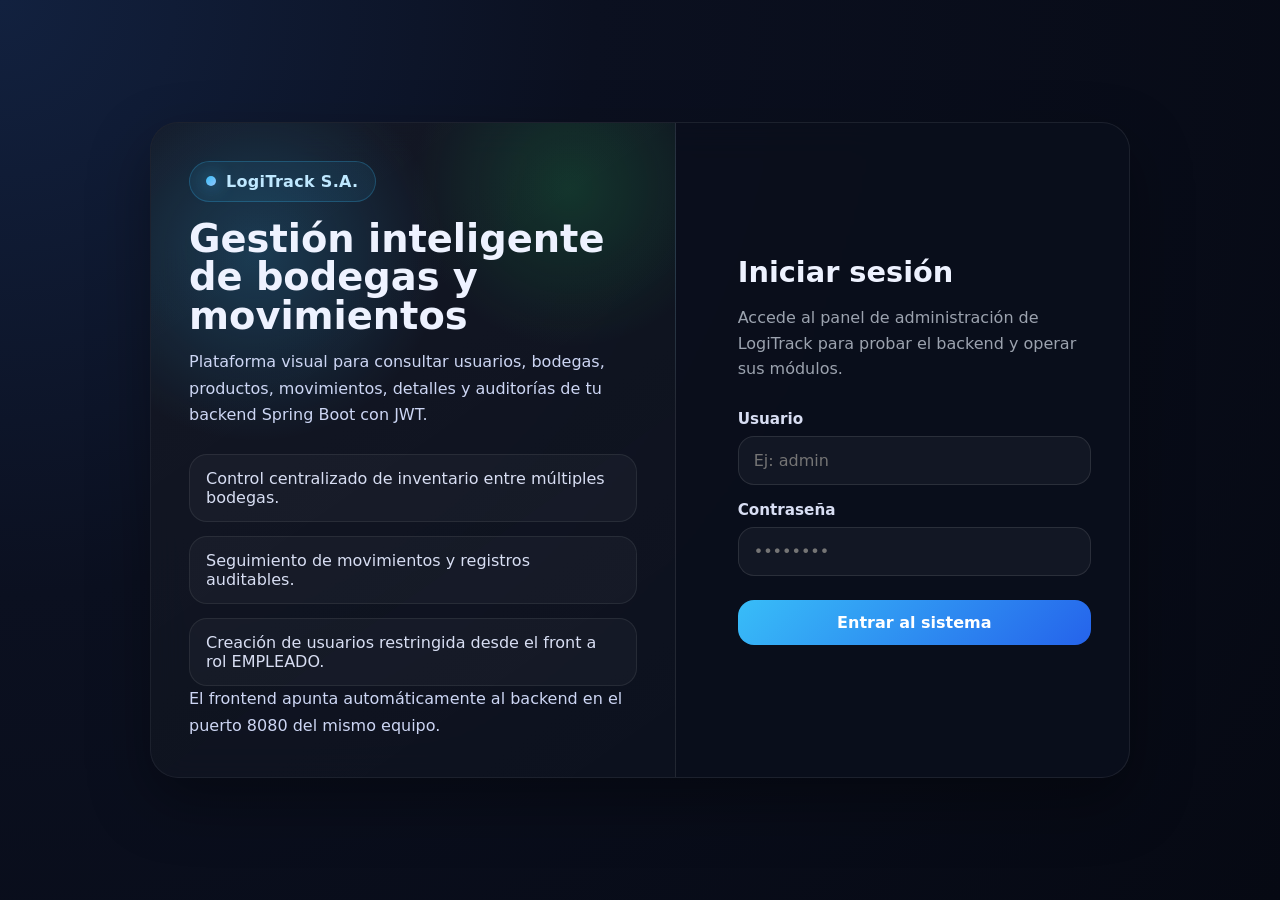
<file: Frontend_proyecto/index.html>
<!DOCTYPE html>
<html lang="es">
<head>
  <meta charset="UTF-8" />
  <meta name="viewport" content="width=device-width, initial-scale=1.0" />
  <title>LogiTrack | Gestión de Bodegas</title>
  <link rel="stylesheet" href="style.css" />
</head>
<body>
  <div id="loginView" class="login-shell">
    <div class="login-card">
      <div class="login-brand">
        <div>
          <span class="brand-badge">LogiTrack S.A.</span>
          <h1>Gestión inteligente de bodegas y movimientos</h1>
          <p>
            Plataforma visual para consultar usuarios, bodegas, productos, movimientos,
            detalles y auditorías de tu backend Spring Boot con JWT.
          </p>
          <div class="brand-grid">
            <div class="brand-pill">Control centralizado de inventario entre múltiples bodegas.</div>
            <div class="brand-pill">Seguimiento de movimientos y registros auditables.</div>
            <div class="brand-pill">Creación de usuarios restringida desde el front a rol EMPLEADO.</div>
          </div>
        </div>
        <p class="muted">El frontend apunta automáticamente al backend en el puerto 8080 del mismo equipo.</p>
      </div>

      <div class="login-form-wrap">
        <form id="loginForm" class="login-form">
          <h2>Iniciar sesión</h2>
          <p class="subtitle">Accede al panel de administración de LogiTrack para probar el backend y operar sus módulos.</p>

          <div class="field-grid">
            <div class="field">
              <label for="username">Usuario</label>
              <input id="username" name="username" type="text" placeholder="Ej: admin" required />
            </div>
            <div class="field">
              <label for="password">Contraseña</label>
              <input id="password" name="password" type="password" placeholder="••••••••" required />
            </div>
          </div>

          <div class="auth-actions">
            <button class="btn btn-primary" type="submit">Entrar al sistema</button>
          </div>
        </form>
      </div>
    </div>
  </div>

  <div id="appView" class="app-shell hidden">
    <aside class="sidebar">
      <div class="logo-box">
        <span class="brand-badge">LogiTrack</span>
        <h2>Panel de control</h2>
        <p>Gestión de bodegas, productos, movimientos y auditorías del backend.</p>
      </div>

      <nav class="nav-list" id="navList"></nav>

      <div class="sidebar-footer">
        <strong id="sessionUser">Sesión activa</strong>
        <p id="sessionInfo">Token JWT listo para consumir las rutas seguras.</p>
      </div>
    </aside>

    <main class="main">
      <div class="topbar">
        <div>
          <h1 id="pageTitle">Resumen general</h1>
          <p id="pageSubtitle">Vista principal del sistema LogiTrack.</p>
        </div>
        <div class="topbar-right">
          <span class="chip" id="connectionChip">Backend: 8080</span>
          <button class="btn btn-secondary" id="refreshBtn" type="button">Recargar</button>
          <button class="btn btn-danger" id="logoutBtn" type="button">Cerrar sesión</button>
        </div>
      </div>

      <section id="dashboardSection">
        <div class="dashboard-grid" id="metricsGrid"></div>
        <div class="panel section-card">
          <div class="section-head">
            <div>
              <h2>Estado del sistema</h2>
              <p>Resumen visual del backend actual y acceso rápido a cada módulo.</p>
            </div>
          </div>
          <div id="overviewBox" class="empty-state">Cargando información general...</div>
        </div>
      </section>

      <section id="dataSection" class="panel section-card hidden">
        <div class="section-head">
          <div>
            <h2 id="sectionTitle">Módulo</h2>
            <p id="sectionDescription">Operaciones disponibles del backend.</p>
          </div>
          <button class="btn btn-success" id="addBtn" type="button">Nuevo registro</button>
        </div>

        <div class="toolbar">
          <div class="search-box">
            <input id="searchInput" type="text" placeholder="Buscar por cualquier campo visible..." />
          </div>
          <button class="btn btn-secondary" id="clearSearchBtn" type="button">Limpiar</button>
        </div>

        <div id="tableContainer"></div>
      </section>
    </main>
  </div>

  <div id="modalRoot"></div>
  <div id="toastRoot" class="toast-wrap"></div>

  <script src="app.js"></script>
</body>
</html>
</file>
<file: Frontend_proyecto/style.css>
:root {
      --bg: #0b1020;
      --panel: rgba(17, 24, 39, 0.82);
      --panel-strong: #111827;
      --soft: #1f2937;
      --line: rgba(255,255,255,0.08);
      --text: #eef2ff;
      --muted: #9ca3af;
      --accent: #38bdf8;
      --accent-2: #22c55e;
      --danger: #f87171;
      --warning: #fbbf24;
      --shadow: 0 24px 60px rgba(0,0,0,.35);
      --radius: 24px;
      --radius-sm: 14px;
    }

    * { box-sizing: border-box; }
    html, body { margin: 0; min-height: 100%; font-family: Inter, ui-sans-serif, system-ui, -apple-system, BlinkMacSystemFont, "Segoe UI", sans-serif; background: radial-gradient(circle at top left, #12213f 0%, #0b1020 38%, #060913 100%); color: var(--text); }
    button, input, select, textarea { font: inherit; }
    body { display: flex; }

    .hidden { display: none !important; }

    .login-shell {
      min-height: 100vh;
      width: 100%;
      display: grid;
      place-items: center;
      padding: 32px;
    }

    .login-card {
      width: min(980px, 100%);
      display: grid;
      grid-template-columns: 1.1fr .9fr;
      gap: 24px;
      background: rgba(10, 15, 28, 0.9);
      border: 1px solid var(--line);
      border-radius: 28px;
      box-shadow: var(--shadow);
      overflow: hidden;
      backdrop-filter: blur(18px);
    }

    .login-brand {
      padding: 38px;
      background:
        radial-gradient(circle at 20% 20%, rgba(56, 189, 248, .22), transparent 28%),
        radial-gradient(circle at 80% 10%, rgba(34, 197, 94, .18), transparent 22%),
        linear-gradient(145deg, rgba(255,255,255,.04), rgba(255,255,255,.01));
      border-right: 1px solid var(--line);
      display: flex;
      flex-direction: column;
      justify-content: space-between;
    }

    .brand-badge {
      display: inline-flex;
      align-items: center;
      gap: 10px;
      width: fit-content;
      padding: 10px 16px;
      border-radius: 999px;
      border: 1px solid rgba(56, 189, 248, .25);
      background: rgba(56, 189, 248, .08);
      color: #bfe8ff;
      font-weight: 700;
      letter-spacing: .02em;
    }

    .brand-badge::before {
      content: "";
      width: 10px;
      height: 10px;
      border-radius: 50%;
      background: linear-gradient(135deg, var(--accent), #93c5fd);
      box-shadow: 0 0 18px rgba(56, 189, 248, .8);
    }

    .login-brand h1 {
      font-size: clamp(2rem, 3vw, 3.25rem);
      line-height: 1;
      margin: 18px 0 14px;
    }

    .login-brand p {
      color: #cdd6f4;
      max-width: 54ch;
      line-height: 1.65;
      margin: 0;
    }

    .brand-grid {
      display: grid;
      gap: 14px;
      margin-top: 26px;
    }

    .brand-pill {
      border: 1px solid var(--line);
      background: rgba(255,255,255,.03);
      border-radius: 18px;
      padding: 14px 16px;
      color: #d8def3;
    }

    .login-form-wrap {
      padding: 38px;
      display: flex;
      align-items: center;
    }

    .login-form {
      width: 100%;
    }

    .login-form h2 { margin: 0 0 8px; font-size: 1.8rem; }
    .login-form .subtitle { color: var(--muted); margin-bottom: 28px; line-height: 1.6; }

    .field-grid { display: grid; gap: 16px; }
    .field {
      display: grid;
      gap: 8px;
    }
    .field label {
      color: #d8def3;
      font-size: .95rem;
      font-weight: 600;
    }

    .field input,
    .field select,
    .field textarea {
      width: 100%;
      border: 1px solid rgba(255,255,255,.1);
      background: rgba(255,255,255,.04);
      color: var(--text);
      border-radius: 16px;
      padding: 14px 15px;
      outline: none;
      transition: .2s ease;
    }

    .field input:focus,
    .field select:focus,
    .field textarea:focus {
      border-color: rgba(56, 189, 248, .75);
      box-shadow: 0 0 0 4px rgba(56, 189, 248, .12);
    }

    .hint { color: var(--muted); font-size: .88rem; }

    .btn {
      border: none;
      border-radius: 16px;
      padding: 13px 18px;
      cursor: pointer;
      font-weight: 700;
      transition: transform .15s ease, opacity .2s ease, background .2s ease;
    }

    .btn:hover { transform: translateY(-1px); }
    .btn:disabled { opacity: .7; cursor: not-allowed; transform: none; }
    .btn-primary { background: linear-gradient(135deg, var(--accent), #2563eb); color: #fff; }
    .btn-secondary { background: rgba(255,255,255,.08); color: var(--text); border: 1px solid var(--line); }
    .btn-success { background: linear-gradient(135deg, var(--accent-2), #16a34a); color: #fff; }
    .btn-danger { background: linear-gradient(135deg, var(--danger), #ef4444); color: #fff; }
    .btn-warning { background: linear-gradient(135deg, var(--warning), #f59e0b); color: #111827; }

    .auth-actions { display: grid; gap: 12px; margin-top: 24px; }

    .app-shell {
      width: 100%;
      min-height: 100vh;
      display: grid;
      grid-template-columns: 290px 1fr;
    }

    .sidebar {
      position: sticky;
      top: 0;
      min-height: 100vh;
      padding: 26px 18px;
      border-right: 1px solid var(--line);
      background: rgba(8, 12, 22, .82);
      backdrop-filter: blur(18px);
    }

    .logo-box {
      padding: 18px;
      border-radius: 22px;
      border: 1px solid var(--line);
      background: linear-gradient(145deg, rgba(56,189,248,.12), rgba(255,255,255,.02));
      margin-bottom: 22px;
    }

    .logo-box h2 { margin: 8px 0 4px; }
    .logo-box p { margin: 0; color: var(--muted); line-height: 1.55; }

    .nav-list { display: grid; gap: 8px; margin-top: 18px; }
    .nav-btn {
      width: 100%;
      border: 1px solid transparent;
      background: transparent;
      color: #dbe5ff;
      padding: 14px 16px;
      border-radius: 16px;
      text-align: left;
      cursor: pointer;
      font-weight: 600;
      transition: .18s ease;
    }
    .nav-btn:hover,
    .nav-btn.active {
      background: rgba(56, 189, 248, .12);
      border-color: rgba(56, 189, 248, .24);
      color: #fff;
    }

    .sidebar-footer {
      margin-top: 22px;
      padding: 16px;
      border-radius: 18px;
      border: 1px solid var(--line);
      background: rgba(255,255,255,.03);
    }
    .sidebar-footer strong { display: block; margin-bottom: 6px; }
    .sidebar-footer p { margin: 0; color: var(--muted); font-size: .92rem; line-height: 1.55; }

    .main {
      padding: 26px;
    }

    .topbar {
      display: flex;
      justify-content: space-between;
      gap: 20px;
      align-items: center;
      margin-bottom: 22px;
      flex-wrap: wrap;
    }

    .topbar h1 { margin: 0; font-size: clamp(1.7rem, 2.6vw, 2.4rem); }
    .topbar p { margin: 6px 0 0; color: var(--muted); }

    .topbar-right {
      display: flex;
      flex-wrap: wrap;
      gap: 10px;
      align-items: center;
    }

    .chip {
      padding: 10px 14px;
      border-radius: 999px;
      border: 1px solid var(--line);
      background: rgba(255,255,255,.04);
      color: #dbeafe;
      font-size: .92rem;
    }

    .panel {
      background: var(--panel);
      border: 1px solid var(--line);
      border-radius: var(--radius);
      box-shadow: var(--shadow);
      backdrop-filter: blur(18px);
    }

    .dashboard-grid {
      display: grid;
      grid-template-columns: repeat(4, minmax(0, 1fr));
      gap: 16px;
      margin-bottom: 20px;
    }

    .metric-card {
      padding: 20px;
      border-radius: 24px;
      border: 1px solid var(--line);
      background: linear-gradient(145deg, rgba(255,255,255,.05), rgba(255,255,255,.02));
    }

    .metric-card .label { color: var(--muted); margin-bottom: 10px; font-size: .94rem; }
    .metric-card .value { font-size: 2rem; font-weight: 800; }
    .metric-card .mini { color: #cdd6f4; margin-top: 10px; font-size: .92rem; }

    .section-card { padding: 20px; }

    .section-head {
      display: flex;
      justify-content: space-between;
      gap: 16px;
      align-items: center;
      margin-bottom: 16px;
      flex-wrap: wrap;
    }

    .section-head h2 { margin: 0; font-size: 1.3rem; }
    .section-head p { margin: 6px 0 0; color: var(--muted); }

    .toolbar {
      display: flex;
      gap: 10px;
      flex-wrap: wrap;
      align-items: center;
      margin-bottom: 16px;
    }

    .search-box {
      flex: 1;
      min-width: 240px;
      display: flex;
      gap: 10px;
      align-items: center;
      border: 1px solid var(--line);
      background: rgba(255,255,255,.04);
      border-radius: 16px;
      padding: 0 14px;
    }
    .search-box input {
      width: 100%;
      border: none;
      background: transparent;
      color: var(--text);
      padding: 14px 2px;
      outline: none;
    }

    .table-wrap {
      overflow: auto;
      border-radius: 20px;
      border: 1px solid var(--line);
    }

    table {
      width: 100%;
      border-collapse: collapse;
      min-width: 850px;
      background: rgba(255,255,255,.02);
    }

    th, td {
      padding: 14px 14px;
      border-bottom: 1px solid rgba(255,255,255,.06);
      text-align: left;
      vertical-align: top;
    }

    thead { background: rgba(255,255,255,.05); }
    th { color: #dbeafe; font-size: .92rem; }
    td { color: #eef2ff; font-size: .95rem; }

    .table-actions {
      display: flex;
      gap: 8px;
      flex-wrap: wrap;
    }

    .action-btn {
      border: none;
      padding: 8px 12px;
      border-radius: 12px;
      font-size: .88rem;
      font-weight: 700;
      cursor: pointer;
    }

    .edit-btn { background: rgba(251, 191, 36, .16); color: #fde68a; }
    .delete-btn { background: rgba(248, 113, 113, .16); color: #fecaca; }

    .badge {
      display: inline-flex;
      align-items: center;
      gap: 8px;
      padding: 7px 12px;
      border-radius: 999px;
      font-size: .84rem;
      font-weight: 700;
      border: 1px solid rgba(255,255,255,.08);
      background: rgba(255,255,255,.06);
    }

    .badge.empleado { color: #bbf7d0; background: rgba(34,197,94,.14); }
    .badge.admin { color: #bfdbfe; background: rgba(59,130,246,.16); }
    .badge.entrada { color: #86efac; background: rgba(34,197,94,.14); }
    .badge.salida { color: #fdba74; background: rgba(249,115,22,.14); }
    .badge.transferencia { color: #93c5fd; background: rgba(59,130,246,.14); }
    .badge.insert { color: #86efac; background: rgba(34,197,94,.14); }
    .badge.update { color: #fde68a; background: rgba(234,179,8,.14); }
    .badge.delete { color: #fca5a5; background: rgba(239,68,68,.14); }

    .empty-state {
      padding: 26px;
      text-align: center;
      color: var(--muted);
      border: 1px dashed rgba(255,255,255,.14);
      border-radius: 18px;
      background: rgba(255,255,255,.03);
    }

    .toast-wrap {
      position: fixed;
      right: 18px;
      bottom: 18px;
      display: grid;
      gap: 10px;
      z-index: 80;
    }

    .toast {
      min-width: 280px;
      max-width: 380px;
      padding: 14px 16px;
      border-radius: 16px;
      border: 1px solid var(--line);
      background: rgba(10, 15, 28, .94);
      box-shadow: var(--shadow);
    }
    .toast.success { border-color: rgba(34,197,94,.3); }
    .toast.error { border-color: rgba(248,113,113,.3); }

    .modal {
      position: fixed;
      inset: 0;
      background: rgba(2, 6, 23, .72);
      backdrop-filter: blur(8px);
      display: grid;
      place-items: center;
      padding: 18px;
      z-index: 70;
    }

    .modal-card {
      width: min(780px, 100%);
      max-height: 92vh;
      overflow: auto;
      padding: 22px;
      border-radius: 28px;
      border: 1px solid var(--line);
      background: rgba(10, 15, 28, .98);
      box-shadow: var(--shadow);
    }

    .modal-head {
      display: flex;
      justify-content: space-between;
      gap: 12px;
      align-items: center;
      margin-bottom: 18px;
    }
    .modal-head h3 { margin: 0; font-size: 1.35rem; }
    .modal-head p { margin: 6px 0 0; color: var(--muted); }

    .form-grid {
      display: grid;
      grid-template-columns: repeat(2, minmax(0, 1fr));
      gap: 16px;
    }

    .field.full { grid-column: 1 / -1; }
    textarea { min-height: 110px; resize: vertical; }

    .form-note {
      margin-top: 6px;
      padding: 14px 16px;
      border-radius: 16px;
      border: 1px solid rgba(56, 189, 248, .18);
      background: rgba(56, 189, 248, .08);
      color: #dbeafe;
      font-size: .92rem;
      line-height: 1.55;
    }

    .modal-actions {
      display: flex;
      justify-content: flex-end;
      gap: 10px;
      margin-top: 22px;
      flex-wrap: wrap;
    }

    .muted { color: var(--muted); }

    @media (max-width: 1080px) {
      .dashboard-grid { grid-template-columns: repeat(2, minmax(0, 1fr)); }
      .app-shell { grid-template-columns: 1fr; }
      .sidebar { position: static; min-height: auto; }
    }

    @media (max-width: 820px) {
      .login-card { grid-template-columns: 1fr; }
      .login-brand { border-right: none; border-bottom: 1px solid var(--line); }
      .form-grid { grid-template-columns: 1fr; }
      .dashboard-grid { grid-template-columns: 1fr; }
      .main { padding: 16px; }
      .sidebar { padding: 16px; }
    }
</file>
